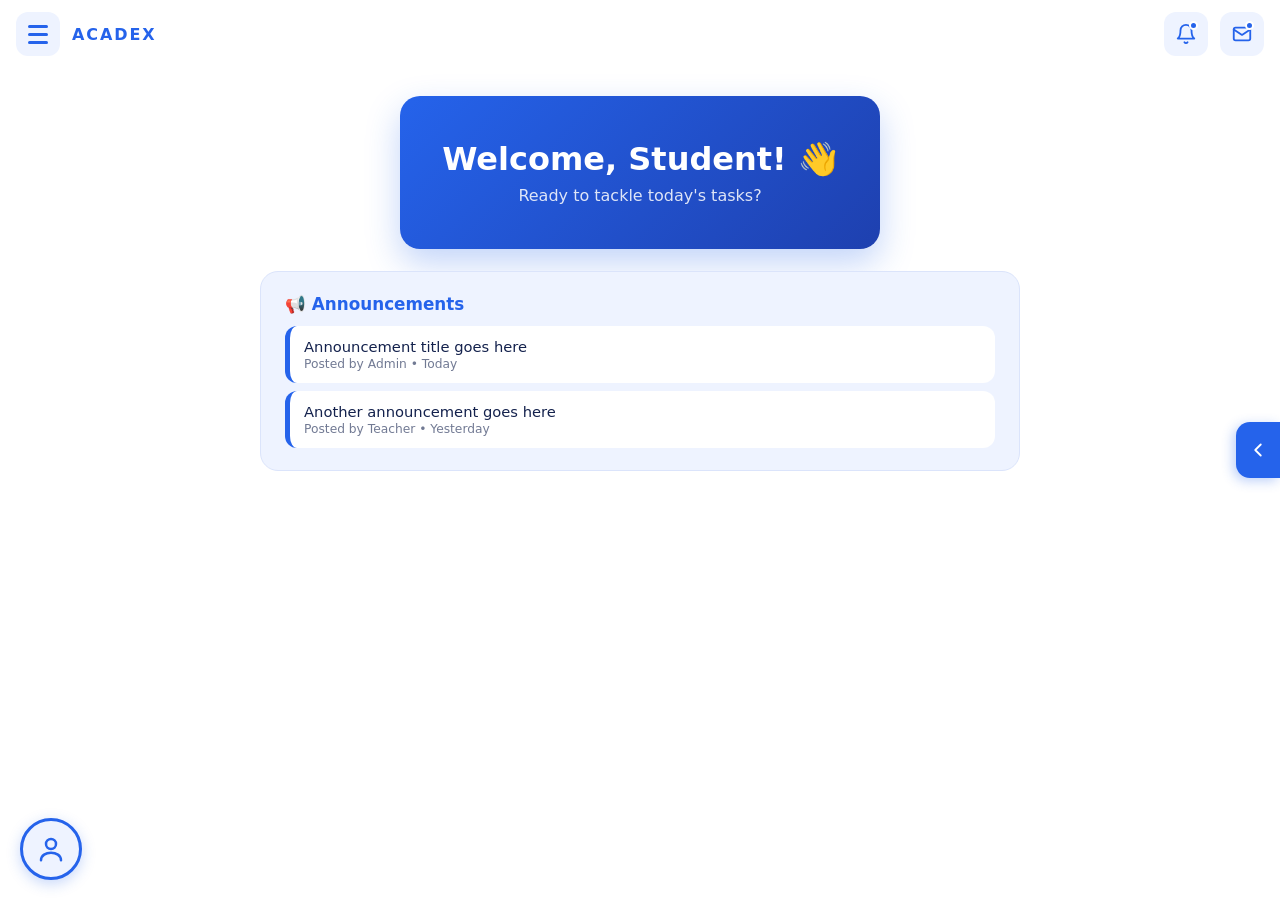
<file: index.html>
<!DOCTYPE html>
<html lang="en">
<head>
<meta charset="UTF-8">
<meta name="viewport" content="width=device-width, initial-scale=1, viewport-fit=cover">
<link rel="stylesheet" href="homepage.css">
<title>ACADEX</title>
<style >
</style>
</head>
<body>

<header class="top">
  <div class="left">
    <button class="ibtn burger trig" id="burger" aria-label="Menu"><span></span><span></span><span></span></button>
    <span class="brand">ACADEX</span>
  </div>
  <div class="right">
    <button class="ibtn trig" id="bell" aria-label="Notifications">
      <svg viewBox="0 0 24 24"><path d="M18 8a6 6 0 0 0-12 0c0 7-3 9-3 9h18s-3-2-3-9M13.7 21a2 2 0 0 1-3.4 0"/></svg><i class="badge"></i>
    </button>
    <button class="ibtn trig" id="mail" aria-label="Inbox">
      <svg viewBox="0 0 24 24"><rect x="3" y="5" width="18" height="14" rx="2"/><path d="m3 7 9 6 9-6"/></svg><i class="badge"></i>
    </button>
  </div>
</header>

<nav class="drop" id="menu">
  <button>⚙️ Settings</button>
  <button>📖 Guides</button>
  <button>📄 Terms of Use</button>
  <button>ℹ️ About</button>
  <hr>
  <button>🚪 Log out</button>
</nav>
<div class="drop" id="notif"><p>🔔 No new notifications</p></div>
<div class="drop" id="inbox"><p>✉️ Your inbox is empty</p></div>

<main class="main">
  <section class="welcome">
    <h1>Welcome, Student! 👋</h1>
    <p>Ready to tackle today's tasks?</p>
  </section>
  <section class="announce">
    <h2>📢 Announcements</h2>
    <div class="item">Announcement title goes here<small>Posted by Admin • Today</small></div>
    <div class="item">Another announcement goes here<small>Posted by Teacher • Yesterday</small></div>
  </section>
</main>

<div class="profile">
  <div class="drop" id="pop">
    <button>👤 Profile</button>
    <button>🎨 Customize Website</button>
  </div>
  <span class="arrow"><svg viewBox="0 0 24 24"><path d="m6 15 6-6 6 6"/></svg></span>
  <button class="avatar trig" id="avatar" aria-label="Student profile">
    <svg viewBox="0 0 24 24"><circle cx="12" cy="8" r="4"/><path d="M4 21c0-4 4-6 8-6s8 2 8 6"/></svg>
  </button>
</div>

<aside class="cabinet" id="cabinet">
  <button class="handle" id="handle" aria-label="Open navigation"><svg viewBox="0 0 24 24"><path d="m15 6-6 6 6 6"/></svg></button>
  <div class="card" style="--i:1"><div class="ico">📝</div><div><h3>Assignments</h3><p>Task management</p></div></div>
  <div class="card" style="--i:2"><div class="ico">📅</div><div><h3>Class &amp; Exam Schedules</h3><p>What's coming up</p></div></div>
  <div class="card" style="--i:3"><div class="ico">👩‍🏫</div><div><h3>Teacher Availability</h3><p>Find open slots</p></div></div>
  <div class="card" style="--i:4"><div class="ico">📊</div><div><h3>Grades</h3><p>Check your marks</p></div></div>
</aside>

<script>
  const $ = s => document.querySelector(s);
  const pairs = {'#burger':'#menu','#bell':'#notif','#mail':'#inbox','#avatar':'#pop'};
  const closeAll = () => {
    document.querySelectorAll('.drop').forEach(d => d.classList.remove('open'));
    document.querySelectorAll('.trig').forEach(t => t.classList.remove('active'));
  };
  for (const [btn, box] of Object.entries(pairs)) {
    $(btn).addEventListener('click', () => {
      const wasOpen = $(box).classList.contains('open');
      closeAll();
      $(box).classList.toggle('open', !wasOpen);
      $(btn).classList.toggle('active', !wasOpen);
    });
  }
  document.addEventListener('click', e => { if (!e.target.closest('.drop, .trig')) closeAll(); });
  $('#handle').addEventListener('click', () => { closeAll(); $('#cabinet').classList.toggle('open'); });
</script>
</body>
</html>
</file>
<file: homepage.css>
:root
  {--blue:#2563eb;--deep:#1e40af;--soft:#eef3ff;--soft2:#f6f8fd;--line:#dbe4fb;--ink:#14224d;--ease:cubic-bezier(.77,0,.18,1)}
  *{box-sizing:border-box;margin:0}
  html,body{height:100%;overflow:hidden;overscroll-behavior:none}
  body{background:#fff;color:var(--ink);font-family:'Segoe UI',system-ui,sans-serif}
  button{font:inherit;color:inherit;cursor:pointer;border:0;background:none;-webkit-tap-highlight-color:transparent;touch-action:manipulation}
  svg{width:22px;height:22px;stroke:currentColor;fill:none;stroke-width:2;stroke-linecap:round;stroke-linejoin:round}

  /* Top bar */
  .top{position:fixed;inset:0 0 auto 0;height:68px;padding:0 16px;display:flex;align-items:center;justify-content:space-between;z-index:30;background:#fff}
  .left,.right{display:flex;align-items:center;gap:12px}
  .brand{font-weight:800;letter-spacing:.12em;color:var(--blue)}
  .ibtn{position:relative;width:44px;height:44px;border-radius:12px;background:var(--soft);color:var(--blue);display:grid;place-items:center;transition:.25s}
  .ibtn:hover,.ibtn.active{background:var(--blue);color:#fff}
  .badge{position:absolute;top:9px;right:10px;width:9px;height:9px;border-radius:50%;background:var(--blue);border:2px solid #fff}
  .ibtn:hover .badge,.ibtn.active .badge{background:#fff;border-color:var(--blue)}
  .burger{flex-direction:column;gap:5px;display:flex;align-items:center;justify-content:center}
  .burger span{width:20px;height:3px;border-radius:3px;background:currentColor;transition:.35s}
  .burger.active span:nth-child(1){transform:translateY(8px) rotate(45deg)}
  .burger.active span:nth-child(2){opacity:0}
  .burger.active span:nth-child(3){transform:translateY(-8px) rotate(-45deg)}

  /* Dropdowns */
  .drop{position:fixed;background:#fff;border:1px solid var(--line);border-radius:14px;padding:8px;z-index:40;
    box-shadow:0 12px 30px rgba(30,64,175,.15);opacity:0;transform:translateY(-8px) scale(.96);pointer-events:none;transition:.3s}
  .drop.open{opacity:1;transform:none;pointer-events:auto}
  #menu{top:68px;left:16px;width:200px;transform-origin:top left}
  #notif,#inbox{top:68px;right:16px;width:min(270px,calc(100vw - 32px));transform-origin:top right}
  .drop button,.drop p{display:block;width:100%;padding:11px 14px;text-align:left;border-radius:10px;font-weight:600;font-size:.92rem}
  .drop button:hover{background:var(--soft);color:var(--blue)}
  .drop p{font-weight:400;opacity:.65}
  .drop hr{border:0;border-top:1px solid var(--line);margin:6px 4px}

  /* Main */
  .main{height:100%;overflow-y:auto;padding:96px 20px 120px;display:flex;flex-direction:column;align-items:center;gap:22px}
  .welcome{width:min(480px,100%);padding:44px 24px;border-radius:20px;text-align:center;color:#fff;
    background:linear-gradient(135deg,var(--blue),var(--deep));box-shadow:0 14px 34px rgba(37,99,235,.28);animation:rise .8s var(--ease) both}
  .welcome h1{font-size:clamp(1.4rem,4vw,2rem)}
  .welcome p{margin-top:8px;opacity:.85}
  .announce{width:min(760px,100%);padding:22px 24px;border-radius:18px;background:var(--soft);border:1px solid var(--line);animation:rise .8s .15s var(--ease) both}
  .announce h2{font-size:1.05rem;color:var(--blue);margin-bottom:12px}
  .announce .item{background:#fff;border-radius:12px;padding:12px 14px;margin-top:8px;font-size:.92rem;border-left:5px solid var(--blue)}
  .announce small{display:block;opacity:.6;margin-top:2px}
  @keyframes rise{from{opacity:0;transform:translateY(28px)}to{opacity:1;transform:none}}

  /* Profile */
  .profile{position:fixed;left:20px;bottom:calc(20px + env(safe-area-inset-bottom,0px));z-index:30;display:flex;flex-direction:column;align-items:center;gap:4px}
  .avatar{width:62px;height:62px;border-radius:50%;background:var(--soft);color:var(--blue);display:grid;place-items:center;
    border:3px solid var(--blue);box-shadow:0 4px 14px rgba(37,99,235,.25);transition:.3s}
  .avatar svg{width:30px;height:30px}
  .avatar:hover{transform:scale(1.07)}
  .arrow{color:var(--blue);opacity:0;transform:translateY(8px);transition:.3s;display:grid;place-items:center;pointer-events:none}
  .profile:hover .arrow,.profile:has(.avatar.active) .arrow{opacity:1;transform:none}
  .profile:has(.avatar.active) .arrow svg{transform:rotate(180deg)}
  .arrow svg{transition:.3s}
  @media(hover:none){.arrow{opacity:1;transform:none}}
  #pop{left:0;bottom:104px;width:210px;transform-origin:bottom left;position:absolute}

  /* Cabinet */
  .cabinet{position:fixed;top:0;right:0;height:100dvh;width:min(380px,82vw);background:var(--soft);z-index:20;
    padding:24px 18px;display:flex;flex-direction:column;justify-content:center;gap:14px;
    transform:translateX(100%);transition:transform .6s var(--ease),box-shadow .6s}
  .cabinet.open{transform:none;box-shadow:-10px 0 30px rgba(30,64,175,.18)}
  .handle{position:absolute;left:-44px;top:50%;margin-top:-28px;width:44px;height:56px;border-radius:14px 0 0 14px;
    background:var(--blue);color:#fff;display:grid;place-items:center;box-shadow:-3px 3px 12px rgba(37,99,235,.3);transition:background .3s}
  .handle:hover{background:var(--deep)}
  .handle svg{transition:transform .6s var(--ease)}
  .cabinet.open .handle svg{transform:rotate(180deg)}
  .card{background:#fff;border:1px solid var(--line);border-radius:16px;padding:16px;display:flex;align-items:center;gap:14px;cursor:pointer;
    opacity:0;transform:translateX(40px);transition:opacity .4s,transform .5s var(--ease),border-color .25s,box-shadow .25s}
  .cabinet.open .card{opacity:1;transform:none;transition-delay:calc(var(--i)*.08s + .15s),calc(var(--i)*.08s + .15s),0s,0s}
  .card:hover{border-color:var(--blue);box-shadow:0 6px 16px rgba(37,99,235,.18)}
  .card .ico{width:48px;height:48px;border-radius:12px;background:var(--blue);color:#fff;display:grid;place-items:center;flex-shrink:0}
  .card h3{font-size:1rem}
  .card p{font-size:.8rem;opacity:.65}
</file>
